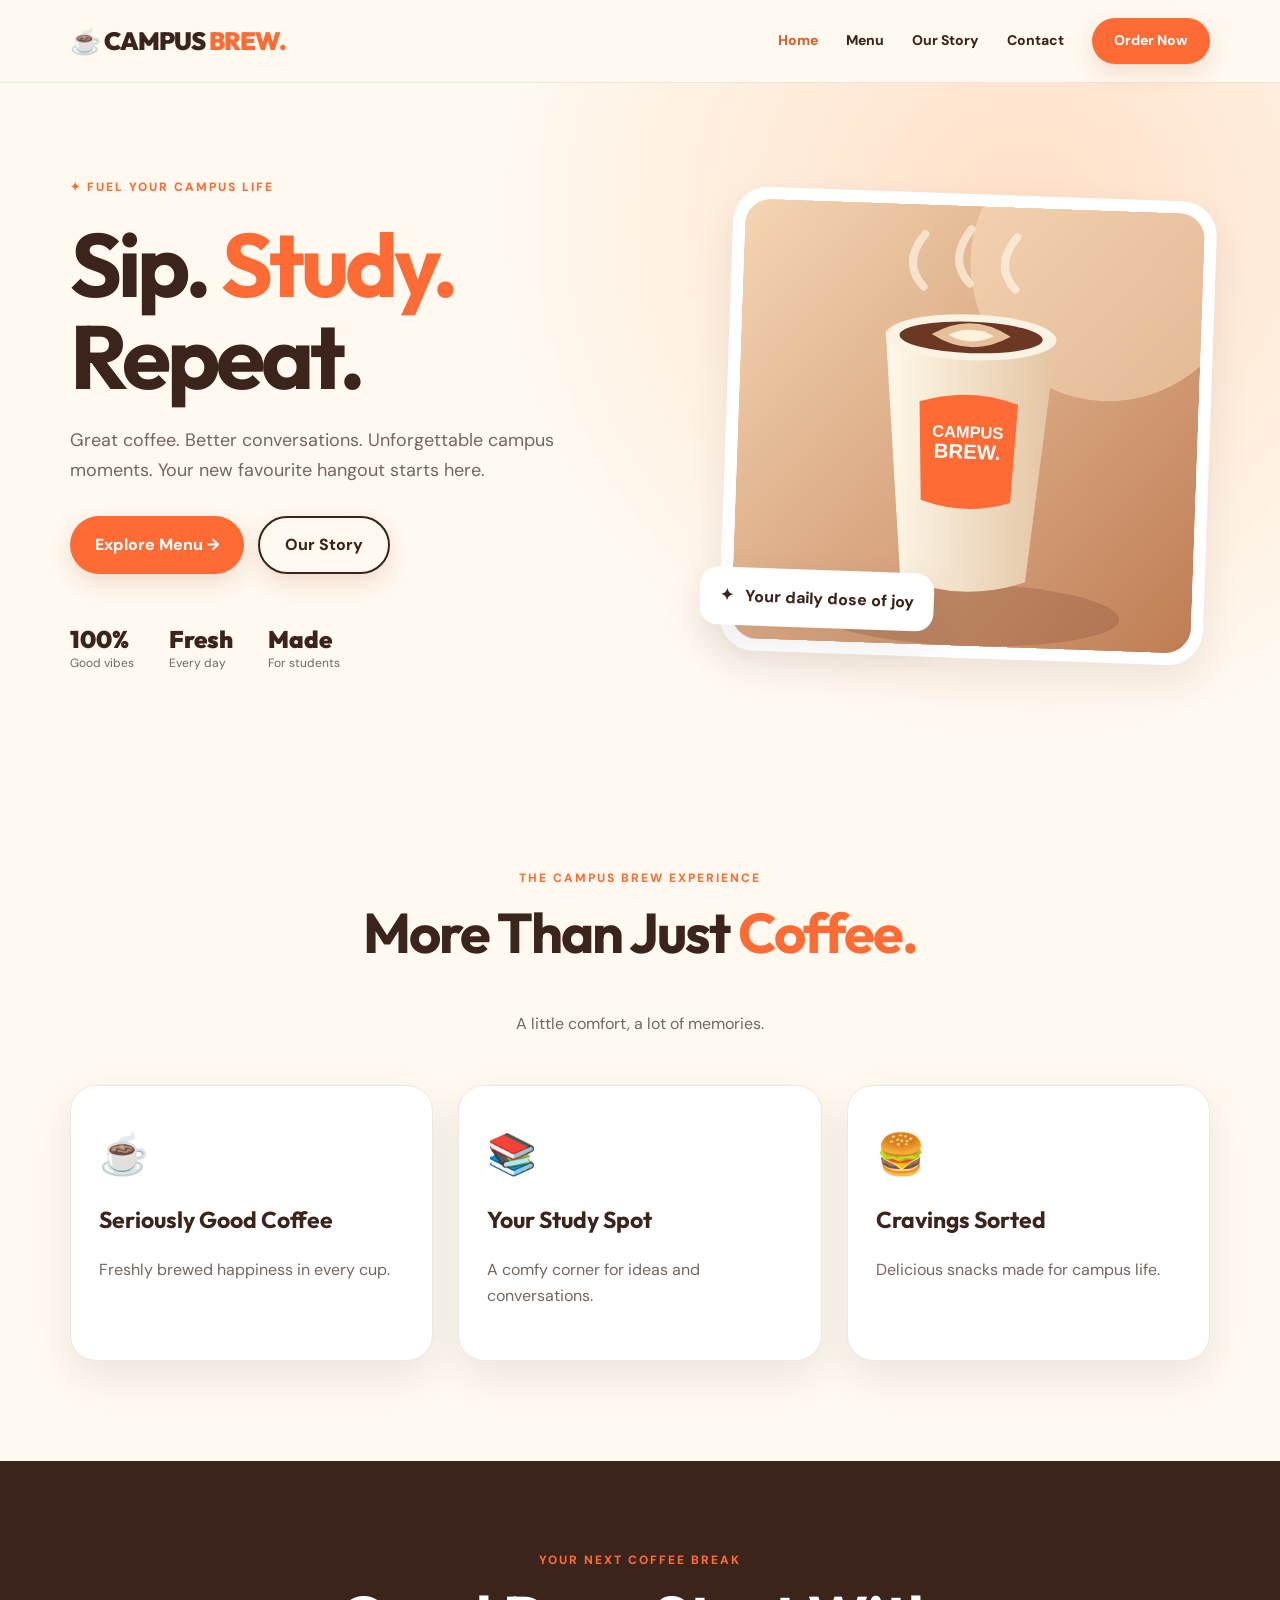
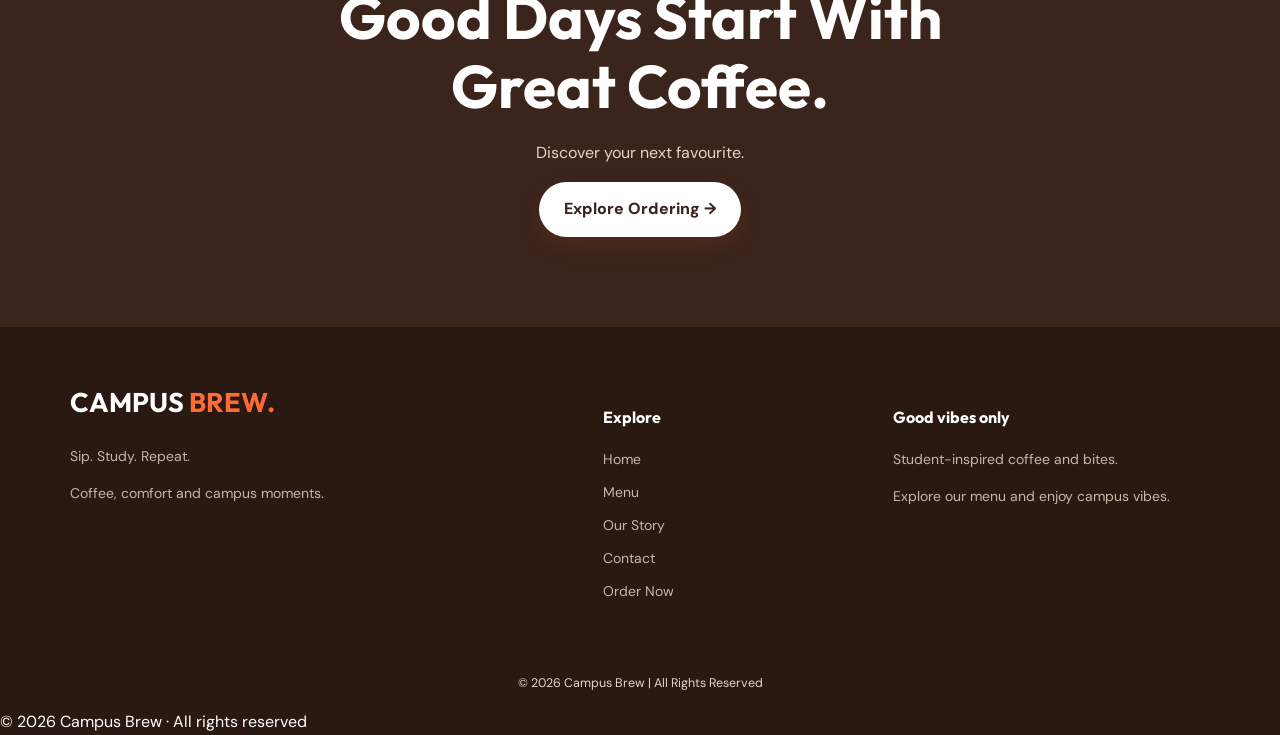
<file: index.html>
<!DOCTYPE html>

<html lang="en">
<head>
<meta charset="utf-8"/>
<meta content="width=device-width, initial-scale=1" name="viewport"/>
<meta content="Campus Brew — coffee, bites and campus life" name="description"/>
<title>
   Sip. Study. Repeat. | Campus Brew
  </title>
<link href="style.css" rel="stylesheet"/>
<script defer="" src="script.js">
</script>
</head>
<body>
<header class="site-header">
<div class="container navbar">
<a class="logo" href="index.html">
     ☕ CAMPUS
     <span>
      BREW.
     </span>
</a>
<button aria-controls="main-navigation" aria-expanded="false" aria-label="Open navigation menu" class="menu-toggle" type="button">
     ☰
    </button>
<nav aria-label="Main navigation" class="nav-links" id="main-navigation">
<a aria-current="page" href="index.html">
      Home
     </a>
<a href="menu.html">
      Menu
     </a>
<a href="about.html">
      Our Story
     </a>
<a href="contact.html">
      Contact
     </a>
<a class="nav-btn" href="order.html">
      Order Now
     </a>
</nav>
</div>
</header>
<main>
<section class="hero">
<div class="container hero-grid">
<div>
<p class="eyebrow">
       ✦ FUEL YOUR CAMPUS LIFE
      </p>
<h1>
       Sip.
       <em>
        Study.
       </em>
<br/>
       Repeat.
      </h1>
<p class="lead">
       Great coffee. Better conversations. Unforgettable campus moments. Your new favourite hangout starts here.
      </p>
<div class="actions">
<a class="btn" href="menu.html">
        Explore Menu →
       </a>
<a class="btn btn-outline" href="about.html">
        Our Story
       </a>
</div>
<div class="stats">
<div>
<strong>
         100%
        </strong>
<small>
         Good vibes
        </small>
</div>
<div>
<strong>
         Fresh
        </strong>
<small>
         Every day
        </small>
</div>
<div>
<strong>
         Made
        </strong>
<small>
         For students
        </small>
</div>
</div>
</div>
<div class="hero-visual">
<img alt="Illustration of freshly brewed coffee in a takeaway cup" src="images/coffee.svg"/>
<div class="floating">
       ✦   Your daily dose of joy
      </div>
</div>
</div>
</section>
<section class="section container">
<div class="section-heading">
<p class="eyebrow">
      THE CAMPUS BREW EXPERIENCE
     </p>
<h2>
      More Than Just
      <em>
       Coffee.
      </em>
</h2>
<p>
      A little comfort, a lot of memories.
     </p>
</div>
<div class="feature-grid">
<article class="card">
<div class="emoji">
       ☕
      </div>
<h3>
       Seriously Good Coffee
      </h3>
<p>
       Freshly brewed happiness in every cup.
      </p>
</article>
<article class="card">
<div class="emoji">
       📚
      </div>
<h3>
       Your Study Spot
      </h3>
<p>
       A comfy corner for ideas and conversations.
      </p>
</article>
<article class="card">
<div class="emoji">
       🍔
      </div>
<h3>
       Cravings Sorted
      </h3>
<p>
       Delicious snacks made for campus life.
      </p>
</article>
</div>
</section>
<section class="cta">
<div class="container">
<p class="eyebrow">
      YOUR NEXT COFFEE BREAK
     </p>
<h2>
      Good Days Start With Great Coffee.
     </h2>
<p>
      Discover your next favourite.
     </p>
<a class="btn btn-light" href="order.html">
      Explore Ordering →
     </a>
</div>
</section>
</main>
<footer class="site-footer">
<div class="container footer-grid">
<div>
<h3>
      CAMPUS
      <span class="accent">
       BREW.
      </span>
</h3>
<p>
      Sip. Study. Repeat.
     </p>
<p>
      Coffee, comfort and campus moments.
     </p>
</div>
<div>
<h4>
      Explore
     </h4>
<a href="index.html">
      Home
     </a>
<a href="menu.html">
      Menu
     </a>
<a href="about.html">
      Our Story
     </a>
<a href="contact.html">
      Contact
     </a>
<a href="order.html">
      Order Now
     </a>
</div>
<div>
<h4>
      Good vibes only
     </h4>
<p>
      Student-inspired coffee and bites.
     </p>
<p>
      Explore our menu and enjoy campus vibes.
     </p>
</div>
</div>

<p class="prototype-note">© 2026 Campus Brew | All Rights Reserved</p>

   © 2026 Campus Brew · All rights reserved
   </div>
</footer>
</body>
</html>
</file>
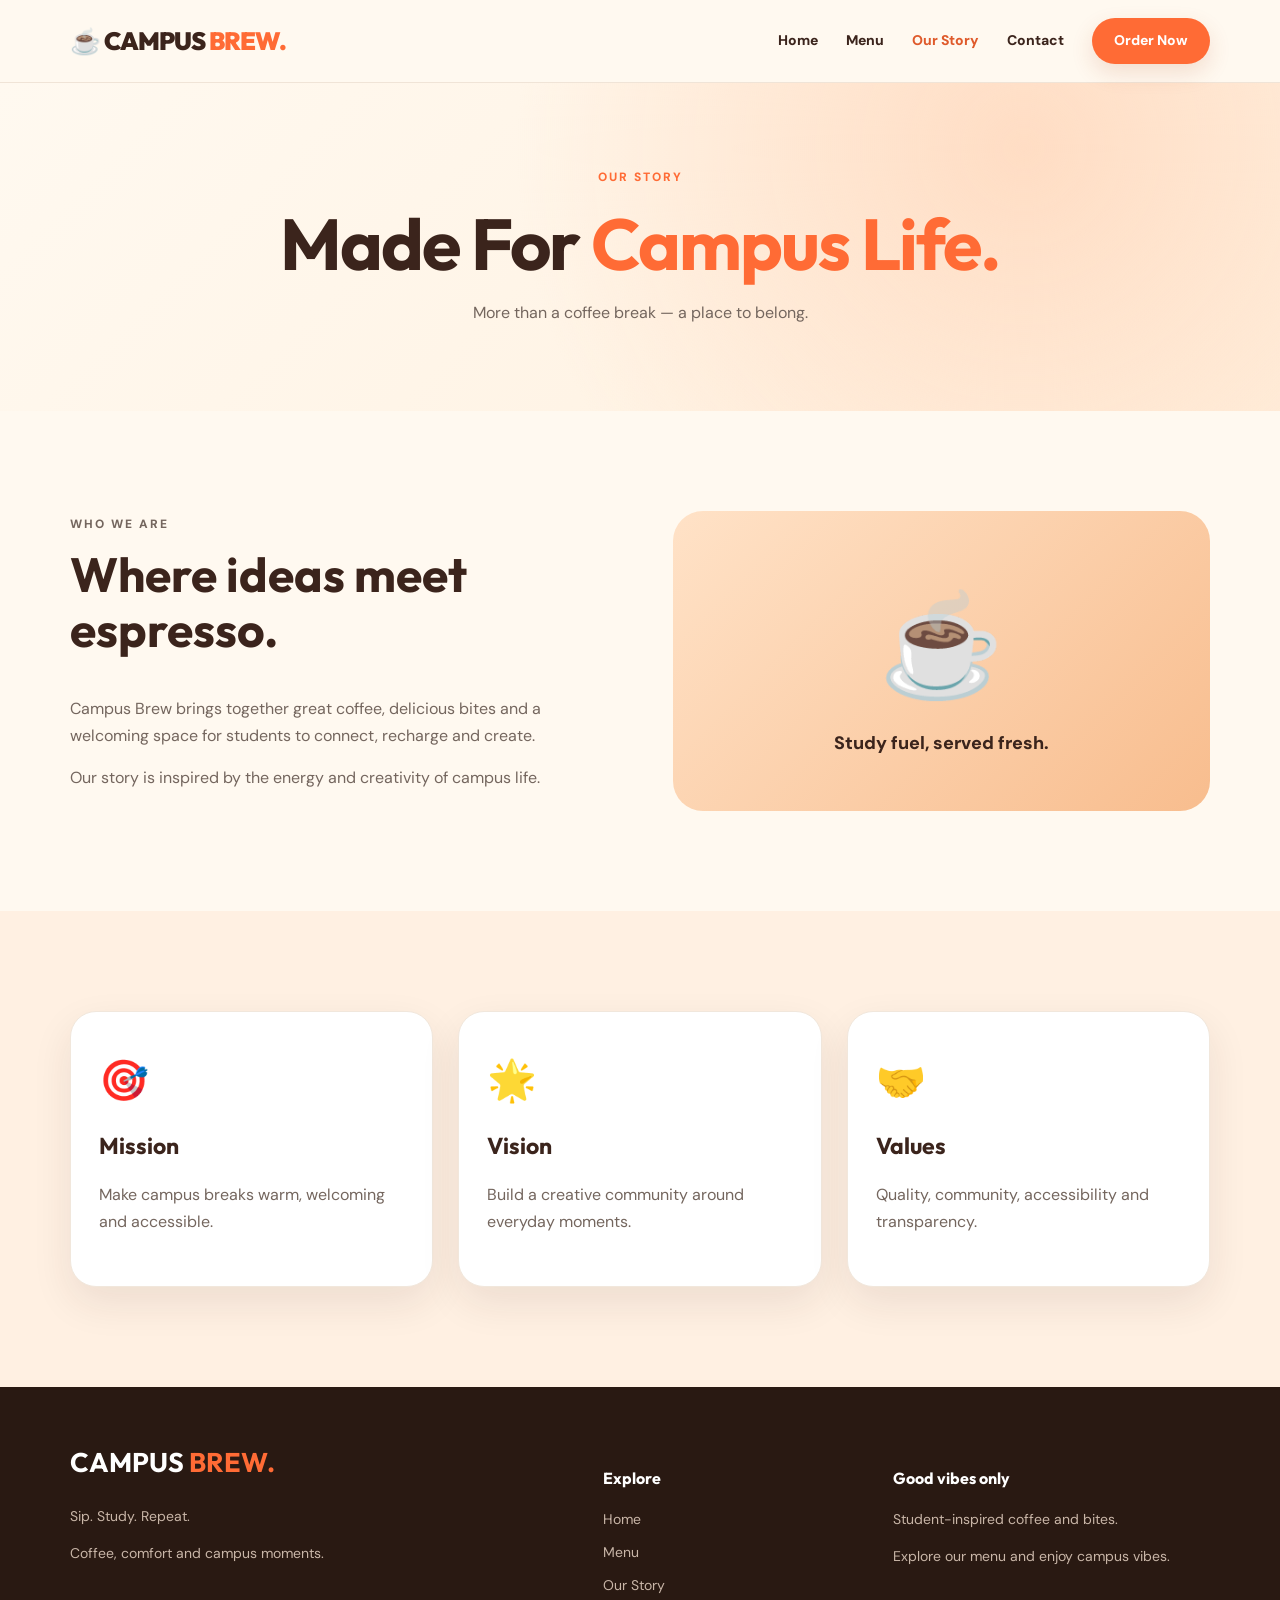
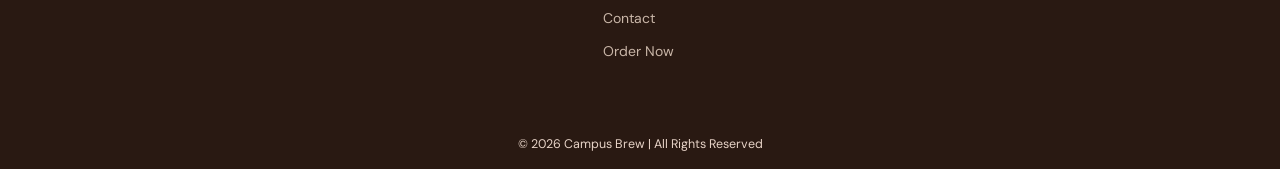
<file: about.html>
<!DOCTYPE html>

<html lang="en">
<head>
<meta charset="utf-8"/>
<meta content="width=device-width, initial-scale=1" name="viewport"/>
<meta content="Campus Brew — coffee, bites and campus life" name="description"/>
<title>
   Our Story | Campus Brew
  </title>
<link href="style.css" rel="stylesheet"/>
<script defer="" src="script.js">
</script>
</head>
<body>
<header class="site-header">
<div class="container navbar">
<a class="logo" href="index.html">
     ☕ CAMPUS
     <span>
      BREW.
     </span>
</a>
<button aria-controls="main-navigation" aria-expanded="false" aria-label="Open navigation menu" class="menu-toggle" type="button">
     ☰
    </button>
<nav aria-label="Main navigation" class="nav-links" id="main-navigation">
<a href="index.html">
      Home
     </a>
<a href="menu.html">
      Menu
     </a>
<a aria-current="page" href="about.html">
      Our Story
     </a>
<a href="contact.html">
      Contact
     </a>
<a class="nav-btn" href="order.html">
      Order Now
     </a>
</nav>
</div>
</header>
<main>
<section class="page-hero">
<div class="container">
<p class="eyebrow">
      OUR STORY
     </p>
<h1>
      Made For
      <em>
       Campus Life.
      </em>
</h1>
<p>
      More than a coffee break — a place to belong.
     </p>
</div>
</section>
<section class="section container story">
<div>
<p class="eyebrow">
      WHO WE ARE
     </p>
<h2>
      Where ideas meet espresso.
     </h2>
<p>
      Campus Brew brings together great coffee, delicious bites and a welcoming space for students to connect, recharge and create.
     </p>
<p>
      Our story is inspired by the energy and creativity of campus life.
     </p>
</div>
<div aria-label="Coffee themed illustration" class="story-art">
     ☕
     <span>
      Study fuel, served fresh.
     </span>
</div>
</section>
<section class="section section-soft">
<div class="container feature-grid">
<article class="card">
<div class="emoji">
       🎯
      </div>
<h3>
       Mission
      </h3>
<p>
       Make campus breaks warm, welcoming and accessible.
      </p>
</article>
<article class="card">
<div class="emoji">
       🌟
      </div>
<h3>
       Vision
      </h3>
<p>
       Build a creative community around everyday moments.
      </p>
</article>
<article class="card">
<div class="emoji">
       🤝
      </div>
<h3>
       Values
      </h3>
<p>
       Quality, community, accessibility and transparency.
      </p>
</article>
</div>
</section>
</main>
<footer class="site-footer">
<div class="container footer-grid">
<div>
<h3>
      CAMPUS
      <span class="accent">
       BREW.
      </span>
</h3>
<p>
      Sip. Study. Repeat.
     </p>
<p>
      Coffee, comfort and campus moments.
     </p>
</div>
<div>
<h4>
      Explore
     </h4>
<a href="index.html">
      Home
     </a>
<a href="menu.html">
      Menu
     </a>
<a href="about.html">
      Our Story
     </a>
<a href="contact.html">
      Contact
     </a>
<a href="order.html">
      Order Now
     </a>
</div>
<div>
<h4>
      Good vibes only
     </h4>
<p>
      Student-inspired coffee and bites.
     </p>
<p>
      Explore our menu and enjoy campus vibes.
     </p>
</div>
</div>

<p class="prototype-note">© 2026 Campus Brew | All Rights Reserved</p>

   </div>
</footer>
</body>
</html>
</file>
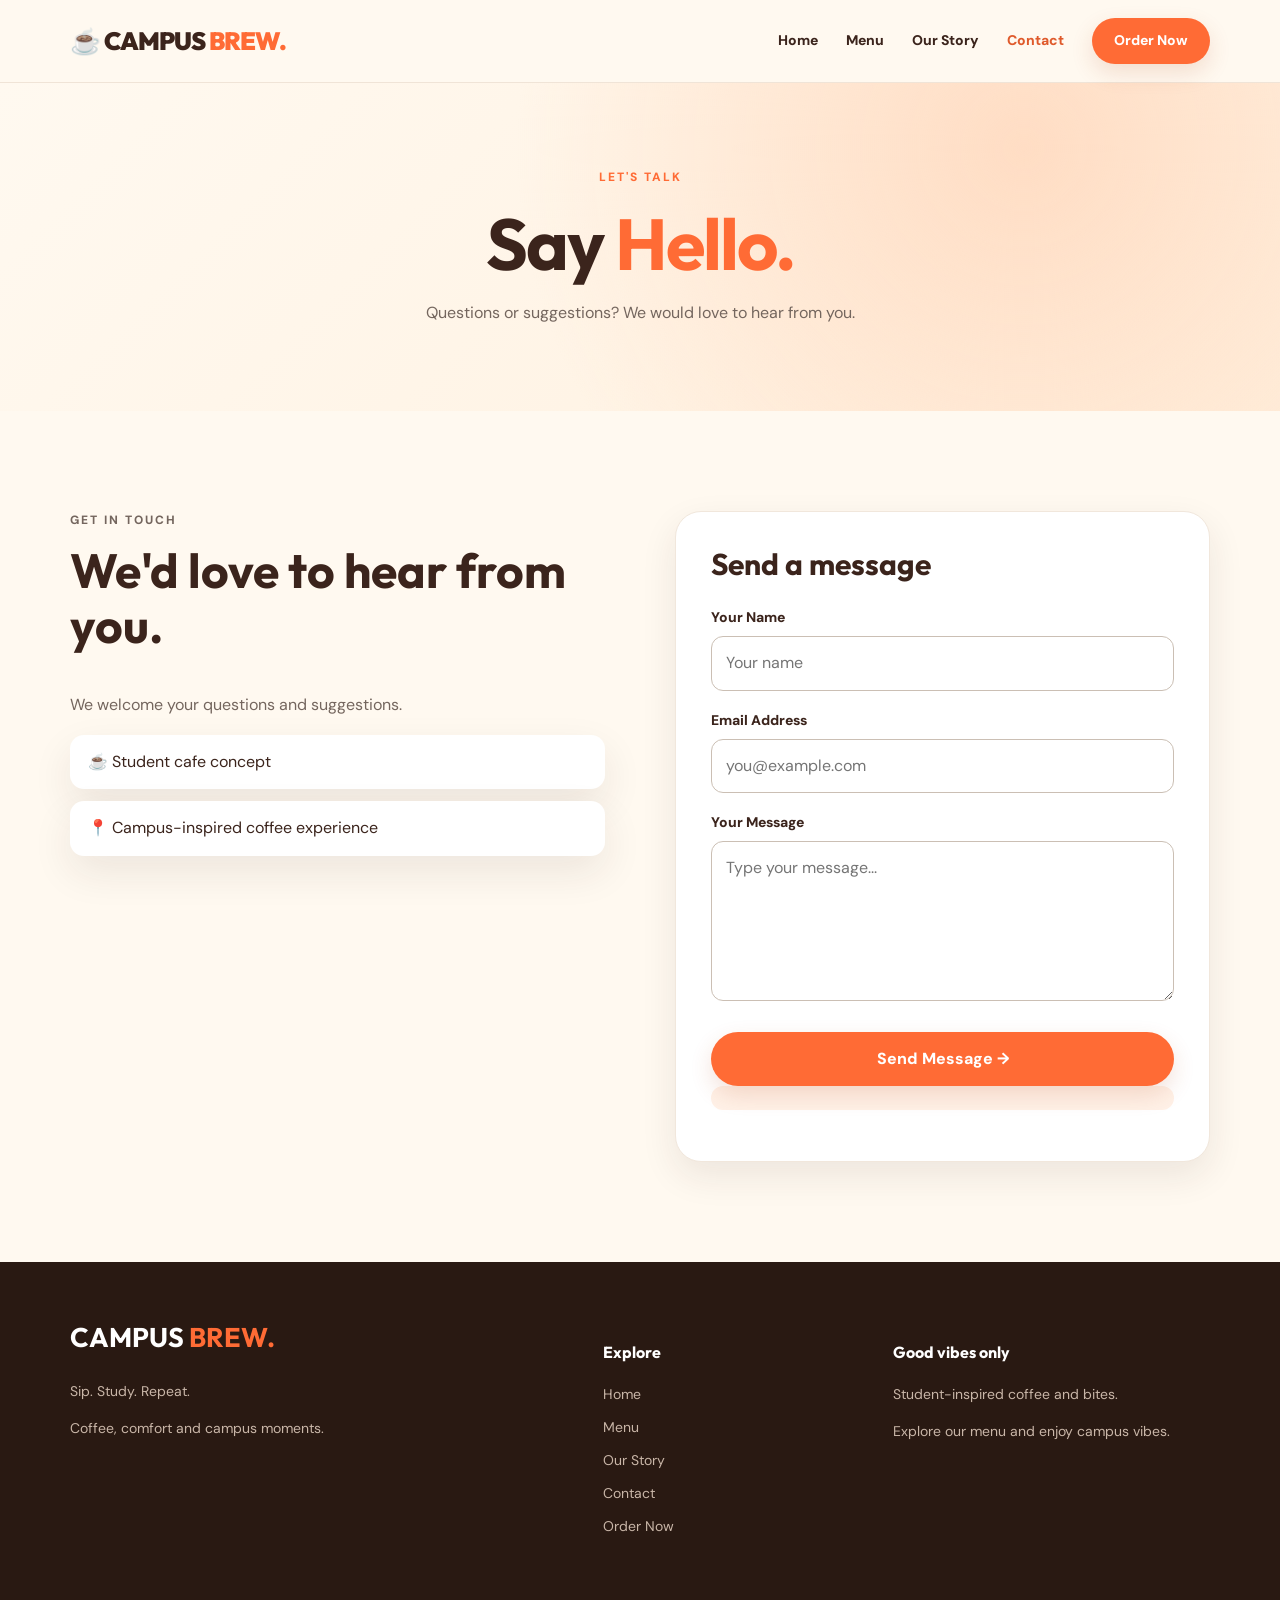
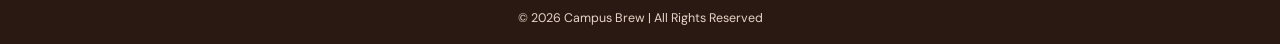
<file: contact.html>
<!DOCTYPE html>

<html lang="en">
<head>
<meta charset="utf-8"/>
<meta content="width=device-width, initial-scale=1" name="viewport"/>
<meta content="Campus Brew — coffee, bites and campus life" name="description"/>
<title>
   Contact | Campus Brew
  </title>
<link href="style.css" rel="stylesheet"/>
<script defer="" src="script.js">
</script>
</head>
<body>
<header class="site-header">
<div class="container navbar">
<a class="logo" href="index.html">
     ☕ CAMPUS
     <span>
      BREW.
     </span>
</a>
<button aria-controls="main-navigation" aria-expanded="false" aria-label="Open navigation menu" class="menu-toggle" type="button">
     ☰
    </button>
<nav aria-label="Main navigation" class="nav-links" id="main-navigation">
<a href="index.html">
      Home
     </a>
<a href="menu.html">
      Menu
     </a>
<a href="about.html">
      Our Story
     </a>
<a aria-current="page" href="contact.html">
      Contact
     </a>
<a class="nav-btn" href="order.html">
      Order Now
     </a>
</nav>
</div>
</header>
<main>
<section class="page-hero">
<div class="container">
<p class="eyebrow">
      LET'S TALK
     </p>
<h1>
      Say
      <em>
       Hello.
      </em>
</h1>
<p>
      Questions or suggestions? We would love to hear from you.
     </p>
</div>
</section>
<section class="section container">
<div class="form-layout">
<div>
<p class="eyebrow">
       GET IN TOUCH
      </p>
<h2>
       We'd love to hear from you.
      </h2>
<p>
       We welcome your questions and suggestions.
      </p>
<div class="info-chip">
       ☕ Student cafe concept
      </div>
<div class="info-chip">
       📍 Campus-inspired coffee experience
      </div>
</div>
<form class="form-card" id="contactForm">
<h2>
       Send a message
      </h2>
<label for="contactName">
       Your Name
      </label>
<input autocomplete="name" id="contactName" maxlength="80" minlength="2" name="name" placeholder="Your name" required=""/>
<label for="contactEmail">
       Email Address
      </label>
<input autocomplete="email" id="contactEmail" name="email" placeholder="you@example.com" required="" type="email"/>
<label for="contactMessage">
       Your Message
      </label>
<textarea id="contactMessage" maxlength="1000" minlength="2" name="message" placeholder="Type your message..." required="" rows="5"></textarea>
<button class="btn full" type="submit">
       Send Message →
      </button>

<p aria-live="polite" class="feedback contact-feedback" id="contactFeedback" role="status">
</p>
</form>
</div>
</section>
</main>
<footer class="site-footer">
<div class="container footer-grid">
<div>
<h3>
      CAMPUS
      <span class="accent">
       BREW.
      </span>
</h3>
<p>
      Sip. Study. Repeat.
     </p>
<p>
      Coffee, comfort and campus moments.
     </p>
</div>
<div>
<h4>
      Explore
     </h4>
<a href="index.html">
      Home
     </a>
<a href="menu.html">
      Menu
     </a>
<a href="about.html">
      Our Story
     </a>
<a href="contact.html">
      Contact
     </a>
<a href="order.html">
      Order Now
     </a>
</div>
<div>
<h4>
      Good vibes only
     </h4>
<p>
      Student-inspired coffee and bites.
     </p>
<p>
      Explore our menu and enjoy campus vibes.
     </p>
</div>
</div>

<p class="prototype-note">© 2026 Campus Brew | All Rights Reserved</p>

   </div>
</footer>
</body>
</html>
</file>
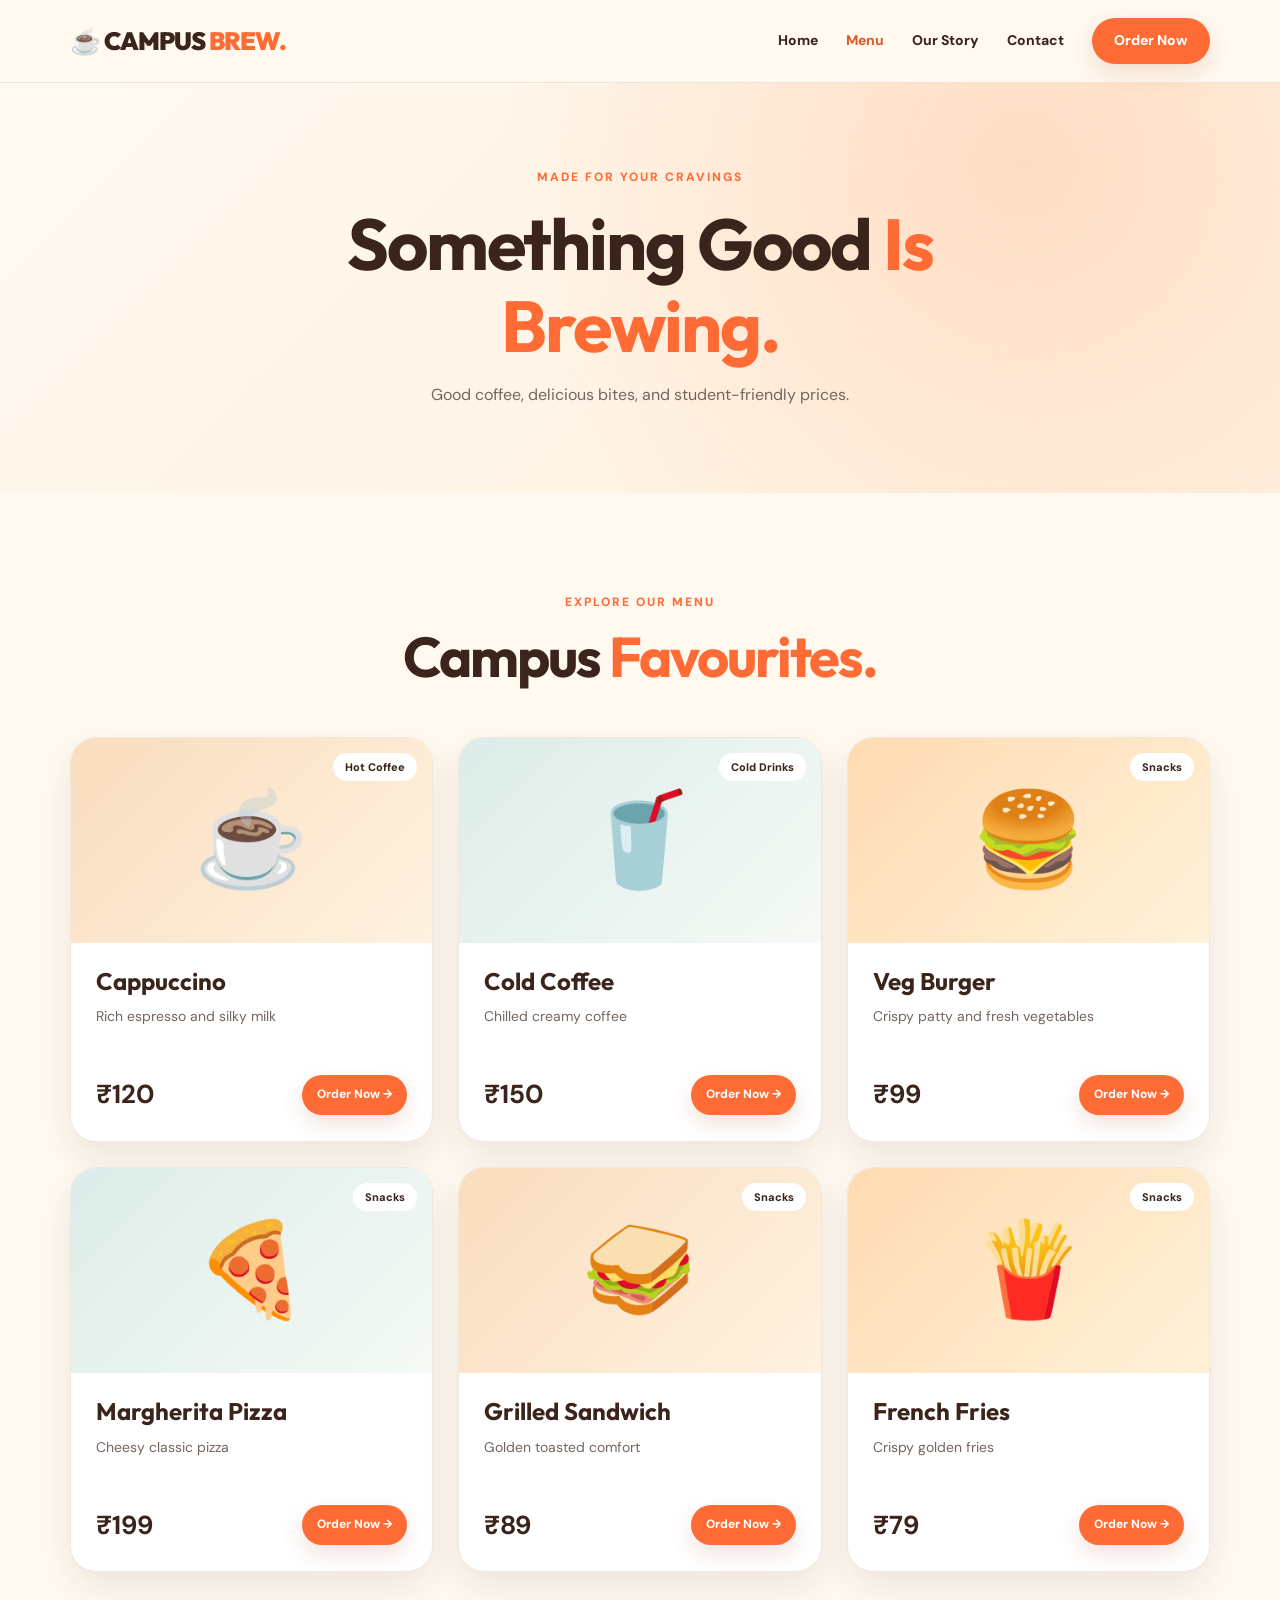
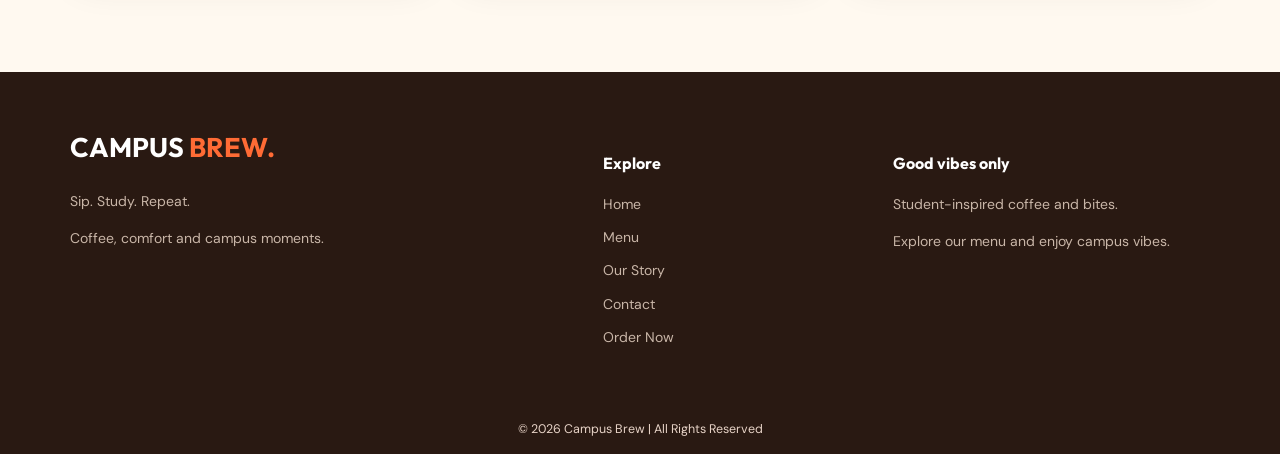
<file: menu.html>
<!DOCTYPE html>

<html lang="en">
<head>
<meta charset="utf-8"/>
<meta content="width=device-width, initial-scale=1" name="viewport"/>
<meta content="Campus Brew — coffee, bites and campus life" name="description"/>
<title>
   Our Menu | Campus Brew
  </title>
<link href="style.css" rel="stylesheet"/>
<script defer="" src="script.js">
</script>
</head>
<body>
<header class="site-header">
<div class="container navbar">
<a class="logo" href="index.html">
     ☕ CAMPUS
     <span>
      BREW.
     </span>
</a>
<button aria-controls="main-navigation" aria-expanded="false" aria-label="Open navigation menu" class="menu-toggle" type="button">
     ☰
    </button>
<nav aria-label="Main navigation" class="nav-links" id="main-navigation">
<a href="index.html">
      Home
     </a>
<a aria-current="page" href="menu.html">
      Menu
     </a>
<a href="about.html">
      Our Story
     </a>
<a href="contact.html">
      Contact
     </a>
<a class="nav-btn" href="order.html">
      Order Now
     </a>
</nav>
</div>
</header>
<main>
<section class="page-hero">
<div class="container">
<p class="eyebrow">
      MADE FOR YOUR CRAVINGS
     </p>
<h1>
      Something Good
      <em>
       Is Brewing.
      </em>
</h1>
<p>
      Good coffee, delicious bites, and student-friendly prices.
     </p>
</div>
</section>
<section class="section container">
<div class="section-heading">
<p class="eyebrow">
      EXPLORE OUR MENU
     </p>
<h2>
      Campus
      <em>
       Favourites.
      </em>
</h2>
</div>
<div class="food-grid">
<article class="food-card">
<div class="food-visual">
<span aria-label="Cappuccino" role="img">
        ☕
       </span>
<span class="pill">
        Hot Coffee
       </span>
</div>
<div class="food-info">
<h3>
        Cappuccino
       </h3>
<p>
        Rich espresso and silky milk
       </p>
<div class="food-bottom">
<strong>
         ₹120
        </strong>
<a class="btn btn-small" href="order.html?item=0">
         Order Now →
        </a>
</div>
</div>
</article>
<article class="food-card">
<div class="food-visual">
<span aria-label="Cold Coffee" role="img">
        🥤
       </span>
<span class="pill">
        Cold Drinks
       </span>
</div>
<div class="food-info">
<h3>
        Cold Coffee
       </h3>
<p>
        Chilled creamy coffee
       </p>
<div class="food-bottom">
<strong>
         ₹150
        </strong>
<a class="btn btn-small" href="order.html?item=1">
         Order Now →
        </a>
</div>
</div>
</article>
<article class="food-card">
<div class="food-visual">
<span aria-label="Veg Burger" role="img">
        🍔
       </span>
<span class="pill">
        Snacks
       </span>
</div>
<div class="food-info">
<h3>
        Veg Burger
       </h3>
<p>
        Crispy patty and fresh vegetables
       </p>
<div class="food-bottom">
<strong>
         ₹99
        </strong>
<a class="btn btn-small" href="order.html?item=2">
         Order Now →
        </a>
</div>
</div>
</article>
<article class="food-card">
<div class="food-visual">
<span aria-label="Margherita Pizza" role="img">
        🍕
       </span>
<span class="pill">
        Snacks
       </span>
</div>
<div class="food-info">
<h3>
        Margherita Pizza
       </h3>
<p>
        Cheesy classic pizza
       </p>
<div class="food-bottom">
<strong>
         ₹199
        </strong>
<a class="btn btn-small" href="order.html?item=3">
         Order Now →
        </a>
</div>
</div>
</article>
<article class="food-card">
<div class="food-visual">
<span aria-label="Grilled Sandwich" role="img">
        🥪
       </span>
<span class="pill">
        Snacks
       </span>
</div>
<div class="food-info">
<h3>
        Grilled Sandwich
       </h3>
<p>
        Golden toasted comfort
       </p>
<div class="food-bottom">
<strong>
         ₹89
        </strong>
<a class="btn btn-small" href="order.html?item=4">
         Order Now →
        </a>
</div>
</div>
</article>
<article class="food-card">
<div class="food-visual">
<span aria-label="French Fries" role="img">
        🍟
       </span>
<span class="pill">
        Snacks
       </span>
</div>
<div class="food-info">
<h3>
        French Fries
       </h3>
<p>
        Crispy golden fries
       </p>
<div class="food-bottom">
<strong>
         ₹79
        </strong>
<a class="btn btn-small" href="order.html?item=5">
         Order Now →
        </a>
</div>
</div>
</article>
</div>
</section>
</main>
<footer class="site-footer">
<div class="container footer-grid">
<div>
<h3>
      CAMPUS
      <span class="accent">
       BREW.
      </span>
</h3>
<p>
      Sip. Study. Repeat.
     </p>
<p>
      Coffee, comfort and campus moments.
     </p>
</div>
<div>
<h4>
      Explore
     </h4>
<a href="index.html">
      Home
     </a>
<a href="menu.html">
      Menu
     </a>
<a href="about.html">
      Our Story
     </a>
<a href="contact.html">
      Contact
     </a>
<a href="order.html">
      Order Now
     </a>
</div>
<div>
<h4>
      Good vibes only
     </h4>
<p>
      Student-inspired coffee and bites.
     </p>
<p>
      Explore our menu and enjoy campus vibes.
     </p>
</div>
</div>

<p class="prototype-note">© 2026 Campus Brew | All Rights Reserved</p>
   </div>

</footer>
</body>
</html>
</file>
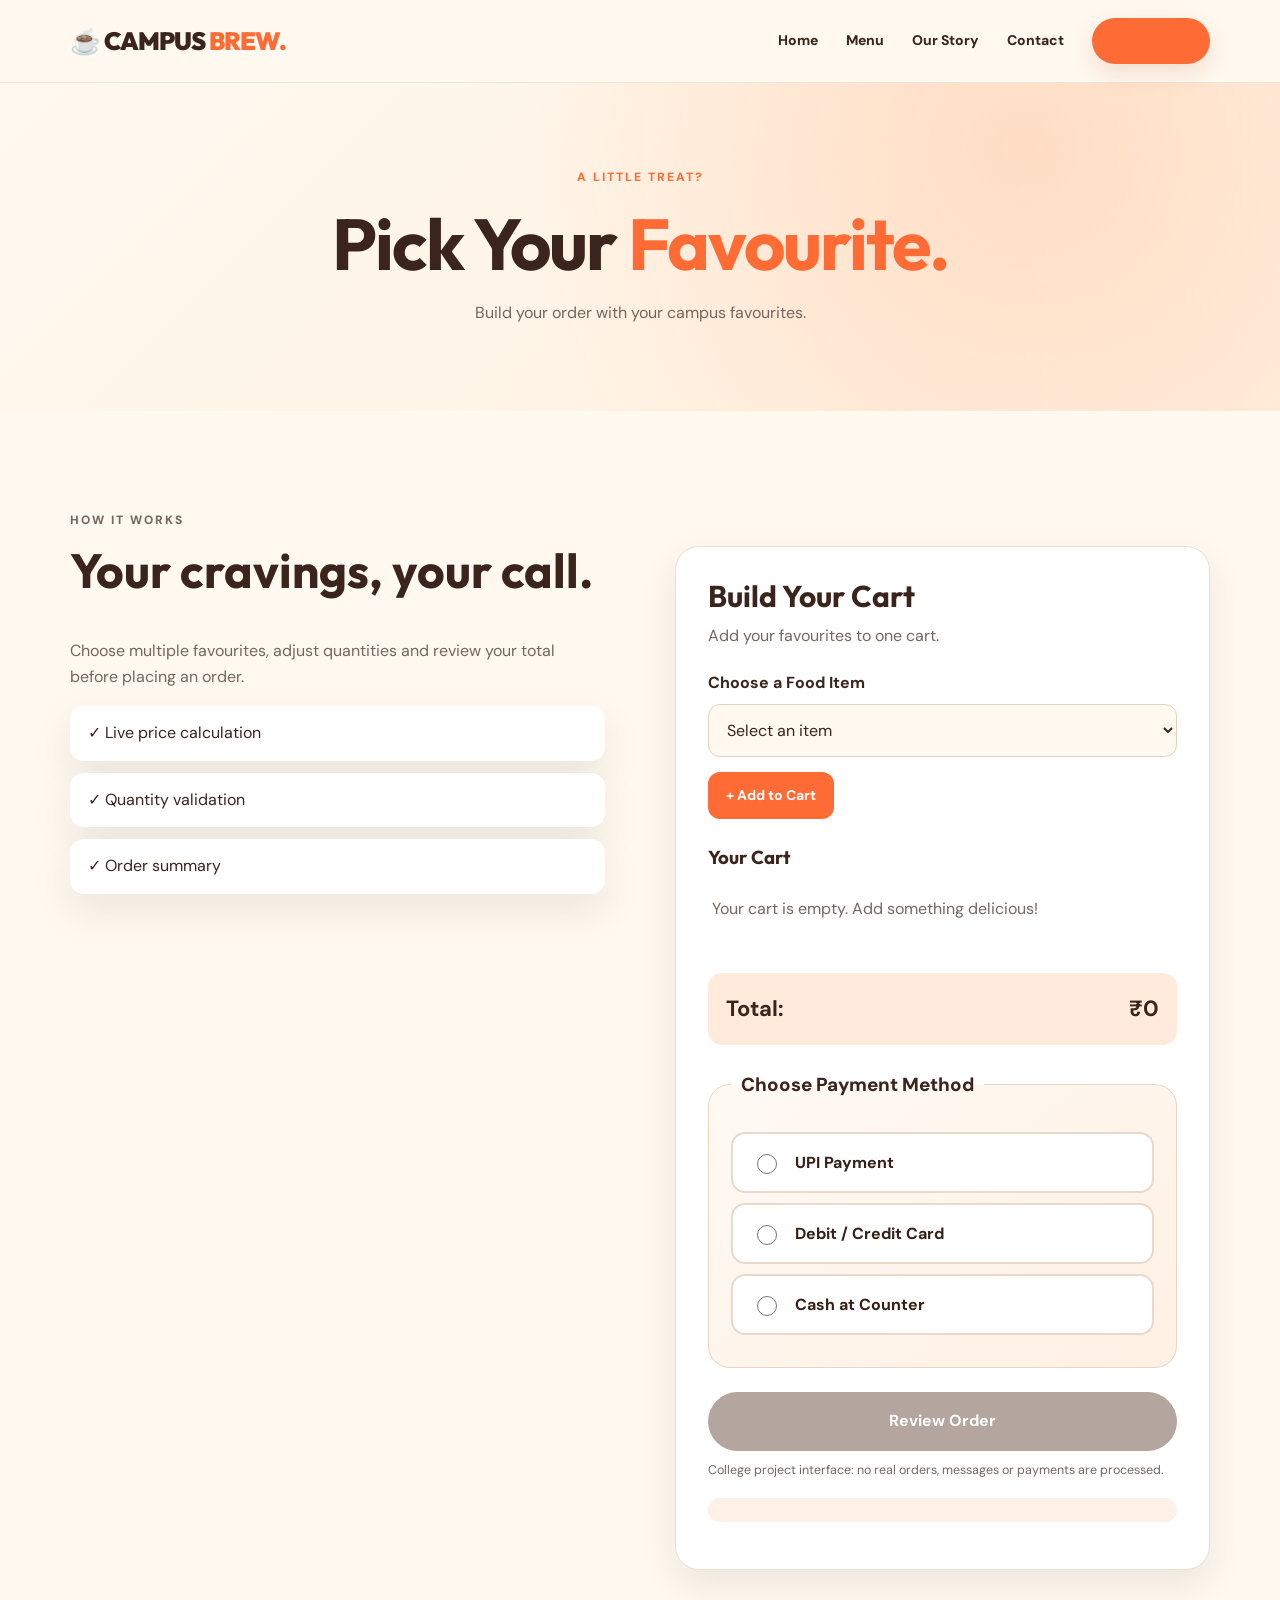
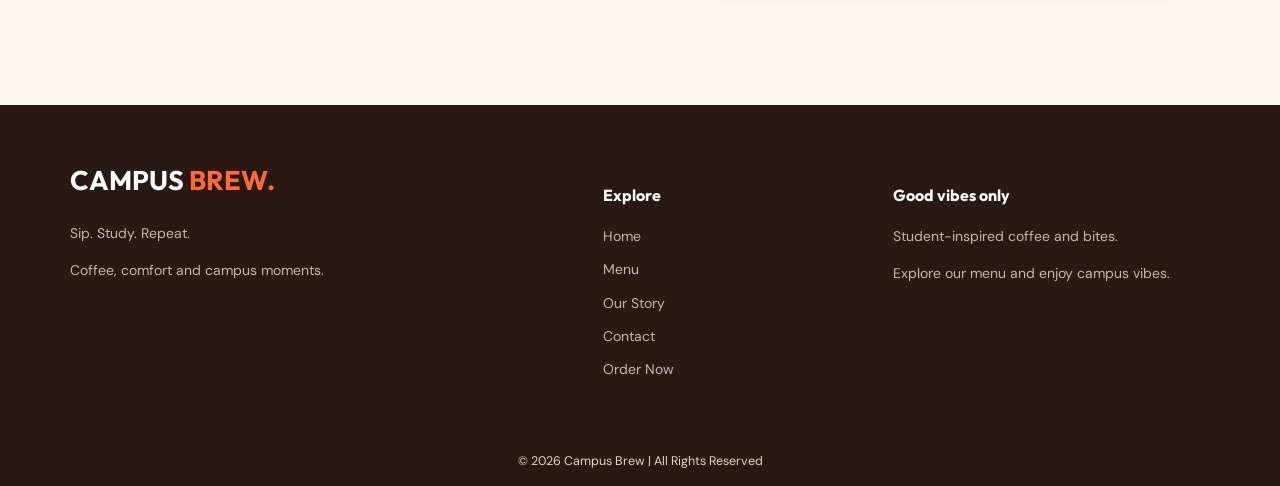
<file: order.html>
<!DOCTYPE html>

<html lang="en">
<head>
<meta charset="utf-8"/>
<meta content="width=device-width, initial-scale=1" name="viewport"/>
<meta content="Campus Brew — coffee, bites and campus life" name="description"/>
<title>
   Order Online | Campus Brew
  </title>
<link href="style.css" rel="stylesheet"/>
<script defer="" src="script.js">
</script>
<script defer="" src="cart.js">
</script>
</head>
<body>
<header class="site-header">
<div class="container navbar">
<a class="logo" href="index.html">
     ☕ CAMPUS
     <span>
      BREW.
     </span>
</a>
<button aria-controls="main-navigation" aria-expanded="false" aria-label="Open navigation menu" class="menu-toggle" type="button">
     ☰
    </button>
<nav aria-label="Main navigation" class="nav-links" id="main-navigation">
<a href="index.html">
      Home
     </a>
<a href="menu.html">
      Menu
     </a>
<a href="about.html">
      Our Story
     </a>
<a href="contact.html">
      Contact
     </a>
<a aria-current="page" class="nav-btn" href="order.html">
      Order Now
     </a>
</nav>
</div>
</header>
<main>
<section class="page-hero">
<div class="container">
<p class="eyebrow">
      A LITTLE TREAT?
     </p>
<h1>
      Pick Your
      <em>
       Favourite.
      </em>
</h1>
<p>
      Build your order with your campus favourites.
     </p>
</div>
</section>
<section class="section container">
<div class="form-layout">
<div>
<p class="eyebrow">
       HOW IT WORKS
      </p>
<h2>
       Your cravings, your call.
      </h2>
<p>
       Choose multiple favourites, adjust quantities and review your total before placing an order.
      </p>
<div class="info-chip">
       ✓ Live price calculation
      </div>
<div class="info-chip">
       ✓ Quantity validation
      </div>
<div class="info-chip">
       ✓ Order summary
      </div>
</div>
<!-- CAMPUS BREW SMART CART -->
<section class="smart-cart" id="smartCart">
<h2>Build Your Cart</h2>
<p>
       Add your favourites to one cart.
      </p>
<label for="cartProduct">
       Choose a Food Item
      </label>
<select id="cartProduct">
<option value="">
        Select an item
       </option>
<option value="coffee">
        Cappuccino - ₹120
       </option>
<option value="cold">
        Cold Coffee - ₹150
       </option>
<option value="burger">
        Veg Burger - ₹99
       </option>
<option value="pizza">
        Margherita Pizza - ₹199
       </option>
<option value="sandwich">
        Grilled Sandwich - ₹89
       </option>
<option value="fries">
        French Fries - ₹79
       </option>
</select>
<button id="addToCart" type="button">
       + Add to Cart
      </button>
<h3>
       Your Cart
      </h3>
<div id="cartItems">
</div>
<div class="cart-total">
<strong>
        Total:
       </strong>
<strong id="cartTotal">
        ₹0
       </strong>
</div>
<!-- PAYMENT METHOD SELECTION -->
<fieldset class="payment-methods">
<legend>Choose Payment Method</legend>
<label class="payment-option">
<input name="paymentMethod" type="radio" value="UPI"/>
<span>UPI Payment</span>
</label>
<label class="payment-option">
<input name="paymentMethod" type="radio" value="Card"/>
<span>Debit / Credit Card</span>
</label>
<label class="payment-option">
<input name="paymentMethod" type="radio" value="Cash"/>
<span>Cash at Counter</span>
</label>

</fieldset>
<div id="upiDetails" class="payment-details" hidden>
  <h3>UPI Payment</h3>
  <div class="sample-qr" role="img" aria-label="Non-payable QR illustration for the payment interface">
    <span class="qr-corner tl"></span><span class="qr-corner tr"></span><span class="qr-corner bl"></span>
    <span class="qr-pattern"></span><strong>SAMPLE</strong>
  </div>
  <p>QR illustration only — no UPI payment can be made.</p>
  <p class="payment-amount">Cart amount: <strong id="upiAmount">₹0</strong></p>
</div>
<div id="cardDetails" class="payment-details" hidden>
  <h3>Card Details</h3>
  <p>Use the provided example details only. Never enter a real card number or security code.</p>
  <div class="card-fields">
    <label for="cardName">Cardholder name<input id="cardName" autocomplete="off" placeholder="TEST USER" maxlength="60"></label>
    <label for="cardNumber">Card number<input id="cardNumber" inputmode="numeric" autocomplete="off" placeholder="4242 4242 4242 4242" maxlength="19"></label>
    <label for="cardExpiry">Expiry (MM/YY)<input id="cardExpiry" inputmode="numeric" autocomplete="off" placeholder="12/30" maxlength="5"></label>
    <label for="cardCvv">Security code (example)<input id="cardCvv" inputmode="numeric" autocomplete="off" placeholder="123" maxlength="3"></label>
  </div>
  <p class="card-hint">Example details: TEST USER / 4242 4242 4242 4242 / 12/30 / 123</p>
</div>
<button disabled="" id="checkoutCart" type="button">Review Order</button>
<p class="checkout-disclosure">College project interface: no real orders, messages or payments are processed.</p>
<p aria-live="polite" class="cart-feedback" id="cartFeedback" role="status">
</p><section aria-label="Order summary" aria-live="polite" class="order-summary" hidden="" id="orderSummary"></section>

</section>
</div>
</section>
</main>
<footer class="site-footer">
<div class="container footer-grid">
<div>
<h3>
      CAMPUS
      <span class="accent">
       BREW.
      </span>
</h3>
<p>
      Sip. Study. Repeat.
     </p>
<p>
      Coffee, comfort and campus moments.
     </p>
</div>
<div>
<h4>
      Explore
     </h4>
<a href="index.html">
      Home
     </a>
<a href="menu.html">
      Menu
     </a>
<a href="about.html">
      Our
                    Story
     </a>
<a href="contact.html">
      Contact
     </a>
<a href="order.html">
      Order Now
     </a>
</div>
<div>
<h4>
      Good vibes only
     </h4>
<p>
      Student-inspired coffee and bites.
     </p>
<p>
      Explore our menu and enjoy campus vibes.
     </p>
</div>
</div>

<p class="prototype-note">© 2026 Campus Brew | All Rights Reserved</p>
</footer>
</body>
</html>
</file>
<file: style.css>
@import url('https://fonts.googleapis.com/css2?family=DM+Sans:wght@400;500;600;700;800&family=Outfit:wght@400;500;600;700;800;900&display=swap');

:root {
    --orange: #ff6b35;
    --orange-dark: #df4c18;
    --cream: #fff9f0;
    --brown: #3b241c;
    --muted: #74665e;
    --white: #fff;
    --shadow: 0 16px 40px rgba(59, 36, 28, .09)
}

* {
    box-sizing: border-box
}

html {
    scroll-behavior: smooth
}

body {
    margin: 0;
    background: var(--cream);
    color: var(--brown);
    font: 16px/1.65 'DM Sans', Arial, sans-serif
}

h1,
h2,
h3,
h4 {
    font-family: 'Outfit', Arial, sans-serif;
    line-height: 1.14
}

h1,
h2,
h3,
p {
    margin-top: 0
}

a {
    text-decoration: none;
    color: inherit
}

img {
    max-width: 100%;
    display: block
}

button,
input,
select,
textarea {
    font: inherit
}

.container {
    width: min(1140px, 90%);
    margin: auto
}

.site-header {
    position: sticky;
    top: 0;
    z-index: 10;
    background: rgba(255, 249, 240, .97);
    border-bottom: 1px solid #f0e4d7;
    backdrop-filter: blur(10px)
}

.navbar {
    min-height: 82px;
    display: flex;
    justify-content: space-between;
    align-items: center;
    gap: 24px
}

.logo {
    font: 900 25px 'Outfit', sans-serif;
    letter-spacing: -1px;
    white-space: nowrap
}

.logo span,
.accent,
em {
    color: var(--orange)
}

em {
    font-style: normal
}

.nav-links {
    display: flex;
    align-items: center;
    gap: 28px
}

.nav-links a {
    font-size: 14px;
    font-weight: 800
}

.nav-links a:hover,
.nav-links a[aria-current=page] {
    color: var(--orange)
}

.nav-links .nav-btn {
    background: var(--orange);
    color: white;
    border-radius: 40px;
    padding: 11px 22px
}

.menu-toggle {
    display: none;
    border: 0;
    background: transparent;
    font-size: 28px;
    color: var(--brown);
    cursor: pointer
}

.eyebrow {
    font-size: 12px;
    font-weight: 800;
    letter-spacing: 2px;
    color: var(--orange);
    text-transform: uppercase
}

.hero {
    padding: 95px 0;
    background: radial-gradient(circle at 80% 20%, #ffe0c7, transparent 45%)
}

.hero-grid {
    display: grid;
    grid-template-columns: 1.1fr .9fr;
    align-items: center;
    gap: 65px
}

.hero h1 {
    font-size: clamp(56px, 7vw, 96px);
    letter-spacing: -4px;
    line-height: 1.03;
    margin: 20px 0 24px
}

.lead {
    font-size: 18px;
    color: var(--muted);
    max-width: 520px
}

.actions {
    display: flex;
    gap: 14px;
    flex-wrap: wrap;
    margin-top: 30px
}

.btn {
    display: inline-flex;
    align-items: center;
    justify-content: center;
    background: var(--orange);
    color: white;
    border: 0;
    border-radius: 35px;
    padding: 14px 25px;
    font-weight: 800;
    cursor: pointer;
    transition: transform .2s, background .2s
}

.btn:hover {
    background: var(--orange-dark);
    transform: translateY(-3px)
}

.btn-outline {
    background: transparent;
    color: var(--brown);
    border: 2px solid var(--brown)
}

.btn-outline:hover {
    background: var(--brown);
    color: white
}

.btn-light {
    background: white;
    color: var(--brown)
}

.btn-light:hover {
    background: #ffe1ca;
    color: var(--brown)
}

.stats {
    display: flex;
    flex-wrap: wrap;
    gap: 35px;
    margin-top: 50px
}

.stats strong,
.stats small {
    display: block
}

.stats strong {
    font: 900 24px 'Outfit', sans-serif
}

.stats small {
    font-size: 12px;
    color: var(--muted)
}

.hero-visual {
    position: relative;
    transform: rotate(2deg);
    padding: 12px;
    background: white;
    border-radius: 35px;
    box-shadow: var(--shadow)
}

.hero-visual img {
    width: 100%;
    height: 440px;
    object-fit: cover;
    border-radius: 26px
}

.floating {
    position: absolute;
    bottom: 25px;
    left: -20px;
    background: white;
    padding: 16px 20px;
    border-radius: 18px;
    box-shadow: var(--shadow);
    font-weight: 800
}

.section {
    padding-top: 100px;
    padding-bottom: 100px
}

.section-heading {
    text-align: center;
    max-width: 700px;
    margin: 0 auto 48px
}

.section-heading h2 {
    font-size: clamp(36px, 5vw, 56px);
    letter-spacing: -2px
}

.section-heading p:not(.eyebrow) {
    color: var(--muted)
}

.feature-grid,
.food-grid {
    display: grid;
    grid-template-columns: repeat(3, minmax(0, 1fr));
    gap: 25px
}

.card,
.food-card,
.form-card {
    background: white;
    border: 1px solid #f1e7dc;
    border-radius: 26px;
    box-shadow: var(--shadow)
}

.card {
    padding: 35px 28px;
    transition: transform .25s
}

.card:hover,
.food-card:hover {
    transform: translateY(-7px)
}

.card h3 {
    font-size: 23px
}

.card p,
.food-info p,
.story p,
.form-layout>div>p {
    color: var(--muted)
}

.emoji {
    font-size: 40px;
    margin-bottom: 20px
}

.cta {
    text-align: center;
    background: var(--brown);
    color: white;
    padding: 90px 0
}

.cta h2 {
    font-size: clamp(35px, 5vw, 60px);
    max-width: 760px;
    margin: 0 auto 20px
}

.cta p:not(.eyebrow) {
    color: #e9d5c7
}

.site-footer {
    background: #291912;
    color: white;
    padding-top: 60px
}

.footer-grid {
    display: grid;
    grid-template-columns: 2fr 1fr 1.3fr;
    gap: 45px;
    padding-bottom: 50px
}

.footer-grid h3 {
    font-size: 27px
}

.footer-grid p,
.footer-grid a {
    color: #c9b6a8;
    font-size: 14px
}

.footer-grid a {
    display: block;
    margin-bottom: 10px
}

.footer-grid a:hover {
    color: var(--orange)
}

.copyright {
    border-top: 1px solid #ffffff22;
    text-align: center;
    padding: 20px;
    font-size: 12px;
    color: #c9b6a8
}

.page-hero {
    padding: 85px 0;
    text-align: center;
    background: radial-gradient(circle at 80% 20%, #ffddc4, transparent 48%), linear-gradient(135deg, #fff9f0, #fff0de)
}

.page-hero h1 {
    font-size: clamp(40px, 6vw, 72px);
    letter-spacing: -2px;
    margin: 15px auto;
    max-width: 850px
}

.page-hero p:not(.eyebrow) {
    max-width: 600px;
    margin: auto;
    color: var(--muted)
}

.food-card {
    overflow: hidden;
    transition: transform .25s
}

.food-visual {
    height: 205px;
    background: linear-gradient(135deg, #f9ddbe, #fff2e0);
    display: grid;
    place-items: center;
    position: relative
}

.food-card:nth-child(2n) .food-visual {
    background: linear-gradient(135deg, #dcece8, #f5faf6)
}

.food-card:nth-child(3n) .food-visual {
    background: linear-gradient(135deg, #ffdbb2, #fff1d8)
}

.food-visual>span:first-child {
    font-size: 92px
}

.pill {
    position: absolute;
    right: 15px;
    top: 15px;
    background: white;
    padding: 5px 12px;
    border-radius: 30px;
    font-size: 11px;
    font-weight: 800
}

.food-info {
    padding: 25px
}

.food-info h3 {
    font-size: 24px;
    margin: 0 0 10px
}

.food-info p {
    min-height: 50px;
    font-size: 14px
}

.food-bottom {
    display: flex;
    justify-content: space-between;
    align-items: center;
    gap: 12px;
    margin-top: 18px
}

.food-bottom strong {
    font-size: 26px
}

.btn-small {
    font-size: 12px;
    padding: 10px 15px
}

.story {
    display: grid;
    grid-template-columns: 1fr 1fr;
    gap: 65px;
    align-items: center
}

.story h2,
.form-layout h2 {
    font-size: clamp(32px, 4vw, 48px)
}

.story-art {
    min-height: 300px;
    border-radius: 30px;
    background: linear-gradient(135deg, #ffe2c7, #f8bd8e);
    display: flex;
    flex-direction: column;
    justify-content: center;
    align-items: center;
    font-size: 100px
}

.story-art span {
    font-size: 18px;
    font-weight: 800
}

.section-soft {
    background: #fff0e2
}

.form-layout {
    display: grid;
    grid-template-columns: 1fr 1fr;
    gap: 70px;
    align-items: start
}

.form-card {
    padding: 35px
}

.form-card h2 {
    font-size: 30px
}

.form-card label {
    display: block;
    font-weight: 800;
    font-size: 14px;
    margin: 18px 0 7px
}

.form-card input,
.form-card select,
.form-card textarea {
    width: 100%;
    padding: 13px 14px;
    border: 1px solid #cbbfb4;
    border-radius: 12px;
    background: #fff;
    color: var(--brown)
}

.form-card input:focus,
.form-card select:focus,
.form-card textarea:focus {
    outline: 2px solid var(--orange);
    outline-offset: 2px
}

.full {
    width: 100%;
    margin-top: 22px
}

.form-note {
    font-size: 12px;
    color: var(--muted);
    text-align: center
}

.feedback {
    font-weight: 700;
    color: #236044
}

.total-box {
    margin-top: 25px;
    background: #fff0df;
    padding: 18px;
    border-radius: 15px;
    display: flex;
    justify-content: space-between;
    align-items: center;
    gap: 10px
}

.total-box strong {
    font-size: 28px
}

.info-chip {
    background: white;
    padding: 14px 18px;
    border-radius: 14px;
    margin: 12px 0;
    box-shadow: var(--shadow)
}

a:focus-visible,
button:focus-visible {
    outline: 3px solid var(--orange);
    outline-offset: 3px
}

@media(max-width:950px) {

    .hero-grid,
    .story,
    .form-layout {
        grid-template-columns: 1fr
    }

    .hero-grid {
        gap: 50px
    }

    .hero-visual {
        max-width: 520px;
        width: 100%;
        margin: auto
    }

    .feature-grid,
    .food-grid {
        grid-template-columns: repeat(2, minmax(0, 1fr))
    }

    .footer-grid {
        grid-template-columns: 1fr 1fr
    }
}

@media(max-width:650px) {
    .navbar {
        min-height: 70px
    }

    .logo {
        font-size: 21px
    }

    .menu-toggle {
        display: block
    }

    .nav-links {
        display: none;
        position: absolute;
        top: 70px;
        left: 0;
        right: 0;
        background: var(--cream);
        padding: 24px;
        flex-direction: column;
        align-items: stretch;
        gap: 18px;
        box-shadow: var(--shadow)
    }

    .nav-links.open {
        display: flex
    }

    .nav-links .nav-btn {
        text-align: center
    }

    .hero {
        padding: 60px 0
    }

    .hero h1 {
        font-size: clamp(48px, 13vw, 62px);
        letter-spacing: -2px
    }

    .hero-grid {
        text-align: center
    }

    .actions,
    .stats {
        justify-content: center
    }

    .hero-visual img {
        height: 320px
    }

    .floating {
        left: 0;
        font-size: 12px
    }

    .section {
        padding-top: 65px;
        padding-bottom: 65px
    }

    .feature-grid,
    .food-grid,
    .footer-grid {
        grid-template-columns: 1fr
    }

    .page-hero {
        padding: 65px 0
    }

    .food-info p {
        min-height: 0
    }

    .form-card {
        padding: 24px
    }

    .cta {
        padding: 70px 0
    }
}

@media(prefers-reduced-motion:reduce) {

    *,
    *::before,
    *::after {
        scroll-behavior: auto !important;
        transition: none !important;
        animation: none !important
    }
}

/* ===== CAMPUS BREW SMART CART ===== */

.smart-cart {
  background: #ffffff;
  padding: 32px;
  margin: 35px 0;
  border: 1px solid #f0dfd1;
  border-radius: 24px;
  box-shadow: 0 15px 40px rgba(59, 36, 28, 0.1);
}

.smart-cart h2 {
  color: #3b241c;
  font-size: 30px;
  margin-bottom: 10px;
}

.smart-cart h3 {
  margin: 28px 0 15px;
  color: #3b241c;
}

.smart-cart p {
  color: #76665e;
  margin-bottom: 15px;
}

.smart-cart label {
  display: block;
  font-weight: 700;
  margin: 20px 0 8px;
}

.smart-cart select {
  width: 100%;
  padding: 14px;
  border: 1px solid #e2d2c4;
  border-radius: 12px;
  background: #fff9f0;
  color: #3b241c;
  font-size: 16px;
}

.smart-cart button {
  background: #ff6b35;
  color: white;
  border: none;
  border-radius: 12px;
  padding: 12px 18px;
  font-size: 14px;
  font-weight: 700;
  cursor: pointer;
  transition: 0.25s ease;
}

.smart-cart button:hover:not(:disabled) {
  background: #e95420;
  transform: translateY(-2px);
}

.smart-cart button:disabled {
  background: #b9aaa0;
  cursor: not-allowed;
}

#addToCart {
  margin-top: 15px;
}

#cartItems {
  display: flex;
  flex-direction: column;
  gap: 12px;
}

.cart-item {
  display: flex;
  align-items: center;
  flex-wrap: wrap;
  gap: 12px;
  background: #fff9f0;
  padding: 15px;
  border-radius: 14px;
  border: 1px solid #f1e3d7;
}

.cart-item strong {
  flex: 1 1 140px;
}

.cart-item button {
  padding: 8px 12px;
  border-radius: 9px;
}

.cart-item span {
  font-weight: 700;
}

.cart-total {
  display: flex;
  justify-content: space-between;
  align-items: center;
  background: #ffeadc;
  border-radius: 14px;
  padding: 18px;
  margin: 24px 0;
  font-size: 22px;
  color: #3b241c;
}

#checkoutCart {
  width: 100%;
  padding: 16px;
  border-radius: 30px;
}

#cartFeedback {
  margin-top: 18px;
  font-weight: 600;
}

.smart-cart button:focus-visible,
.smart-cart select:focus-visible {
  outline: 3px solid #3b241c;
  outline-offset: 3px;
}

@media (max-width: 650px) {
  .smart-cart {
    padding: 20px;
  }

  .smart-cart h2 {
    font-size: 25px;
  }

  .cart-item {
    gap: 10px;
  }

  .cart-total {
    font-size: 19px;
  }
}

/* ===== CAMPUS BREW PAYMENT METHODS ===== */

.payment-methods {
  background: #fff9f0;
  border: 1px solid #f0dfd1;
  border-radius: 20px;
  padding: 25px;
  margin: 28px 0;
}

.payment-methods h3 {
  color: #3b241c;
  font-size: 22px;
  margin-bottom: 20px;
}

.payment-methods label {
  display: flex;
  align-items: center;
  gap: 14px;
  background: white;
  padding: 18px;
  margin: 12px 0;
  border: 2px solid #f0dfd1;
  border-radius: 14px;
  cursor: pointer;
  font-weight: 600;
  transition: 0.25s ease;
}

.payment-methods label:hover {
  border-color: #ff6b35;
  background: #fff3e9;
  transform: translateY(-2px);
}

.payment-methods label:has(input:checked) {
  border-color: #ff6b35;
  background: #ffeadc;
  box-shadow: 0 4px 15px #ff6b3520;
}

.payment-methods input[type="radio"] {
  width: 20px;
  height: 20px;
  accent-color: #ff6b35;
  flex-shrink: 0;
}

.payment-methods .form-note {
  font-size: 12px;
  color: #76665e;
  margin-top: 18px;
}

@media (max-width: 650px) {
  .payment-methods {
    padding: 18px;
  }

  .payment-methods label {
    padding: 14px;
    font-size: 14px;
  }
}

/* Payment choice accessibility and polish */
.payment-methods { min-width: 0; }
.payment-methods legend { color: #3b241c; font-weight: 800; font-size: 1.3rem; padding: 0 8px; }
.payment-methods label { color: #3b241c; line-height: 1.4; }
.payment-methods label span { display: inline-block; }
.payment-methods label:focus-within { outline: 2px solid #ff6b35; outline-offset: 2px; }

/* ===== Final premium refinement ===== */
:root { --premium-ink:#342018; --premium-copper:#df5a2b; --premium-cream:#fff9f0; }
body { -webkit-font-smoothing:antialiased; }
.nav-links a[aria-current="page"]:not(.nav-btn) { color:#df5a2b; }
.btn, .nav-btn, .food-order, #checkoutCart { box-shadow:0 9px 22px rgba(178,75,33,.16); }
.feature-card, .food-card, .form-card, .smart-cart { box-shadow:0 14px 36px rgba(59,36,28,.09); }
.feature-card { background:#fff; border:1px solid #e9d7c8; }
.feature-card p, .feature-card h3 { opacity:1; }
.payment-methods { border:1px solid #ead5c2; background:linear-gradient(145deg,#fffaf4,#fff0e3); margin:24px 0; padding:22px; border-radius:22px; }
.payment-methods legend { padding:0 10px; font-size:1.18rem; font-weight:800; }
.payment-methods .payment-option { display:flex; align-items:center; gap:15px; padding:17px 19px; margin:10px 0; border-radius:14px; border:2px solid #ead9cb; background:#fff; color:#342018; font-size:1rem; font-weight:700; cursor:pointer; transition:border-color .2s,background .2s,transform .2s; }
.payment-methods .payment-option:hover { border-color:#df5a2b; transform:translateY(-1px); }
.payment-methods .payment-option:has(input:checked) { background:#ffeadb; border-color:#df5a2b; box-shadow:0 4px 16px rgba(223,90,43,.12); }
.payment-methods input[type=radio] { flex:0 0 20px; width:20px; height:20px; accent-color:#df5a2b; }
#checkoutCart { background:#df5a2b; color:white; font-size:1rem; }
#checkoutCart:disabled { background:#b4a69e; box-shadow:none; }
.cart-item { background:#fffaf4; }
.cart-item .line-price { font-weight:800; min-width:55px; }
.cart-item .remove-item { background:#f8e4db; color:#78351f; }
.cart-item .remove-item:hover { background:#f1cdbd; }
.empty-cart { padding:12px 4px; color:#76665e; }
.cart-feedback:not(:empty), .contact-feedback:not(:empty) { padding:12px 15px; background:#fff1e7; border-radius:12px; color:#6b351e; }
.order-summary { margin-top:22px; padding:24px; border:1px solid #e6c8ad; border-radius:18px; background:linear-gradient(135deg,#fff7eb,#fff); box-shadow:0 10px 25px rgba(59,36,28,.07); }
.order-summary[hidden] { display:none; }
.order-summary h3 { margin:0 0 14px; font-size:1.5rem; }
.order-summary ul { padding-left:22px; margin-bottom:16px; }
.order-summary li { margin:6px 0; }
.order-summary .summary-total { font-weight:900; font-size:1.3rem; color:#9d3d1c; }
.order-summary .summary-note { font-size:.84rem; color:#66544b; margin-top:14px; }
.prototype-note { text-align:center; font-size:.78rem; color:#e7d3c7; padding:10px 20px 15px; margin:0 auto; max-width:700px; }
a:focus-visible,button:focus-visible,input:focus-visible,select:focus-visible,textarea:focus-visible { outline:3px solid #e67b3f; outline-offset:3px; }
@media(max-width:650px) { .payment-methods { padding:16px; } .payment-methods .payment-option { padding:14px; font-size:.92rem; } .order-summary { padding:17px; } .cart-item { gap:8px; } }
@media(prefers-reduced-motion:reduce) { .payment-methods .payment-option { transition:none; transform:none!important; } }

.checkout-disclosure {font-size: .78rem; color: #76665e; margin: 10px 0 18px; line-height: 1.5;}

/* Payment method details */
.payment-details { margin: 18px 0; padding: 22px; border: 1px solid #ead8c7; border-radius: 18px; background: #fff8ef; color: #3b241c; }
.payment-details[hidden] { display: none !important; }
.payment-details h3 { margin: 0 0 12px; }
.sample-qr { width: 208px; height: 208px; position: relative; background: #fff; border: 12px solid #fff; border-radius: 10px; margin: 14px auto; box-shadow: 0 4px 20px #3b241c22; overflow: hidden; }
.qr-pattern { position: absolute; inset: 9px; background: repeating-linear-gradient(45deg,#3b241c 0 6px,transparent 6px 13px),repeating-linear-gradient(-45deg,transparent 0 11px,#3b241c 11px 15px); opacity: .45; }
.qr-corner { position: absolute; width: 46px; height: 46px; border: 9px solid #3b241c; background: white; z-index: 1; }
.qr-corner.tl { left: 6px; top: 6px; } .qr-corner.tr { right: 6px; top: 6px; } .qr-corner.bl { left: 6px; bottom: 6px; }
.sample-qr strong { position: absolute; z-index: 2; top: 46%; left: 13%; width: 74%; text-align: center; color: #a92c16; background: #fff; padding: 7px 0; letter-spacing: 2px; }
.payment-amount { text-align: center; font-size: 18px; }
.card-fields { display: grid; grid-template-columns: repeat(2,minmax(0,1fr)); gap: 14px; }
.card-fields label { display: flex; flex-direction: column; gap: 6px; font-weight: 600; }
.card-fields input { min-width: 0; width: 100%; box-sizing: border-box; padding: 13px; border: 1px solid #d7c5b5; border-radius: 10px; background: white; color: #3b241c; font-size: 15px; }
.card-fields input:focus-visible { outline: 3px solid #ff6b35; outline-offset: 2px; }
.card-hint { font-size: 13px; overflow-wrap: anywhere; }
@media(max-width: 560px) { .card-fields { grid-template-columns: 1fr; } .payment-details { padding: 16px; } }
</file>
